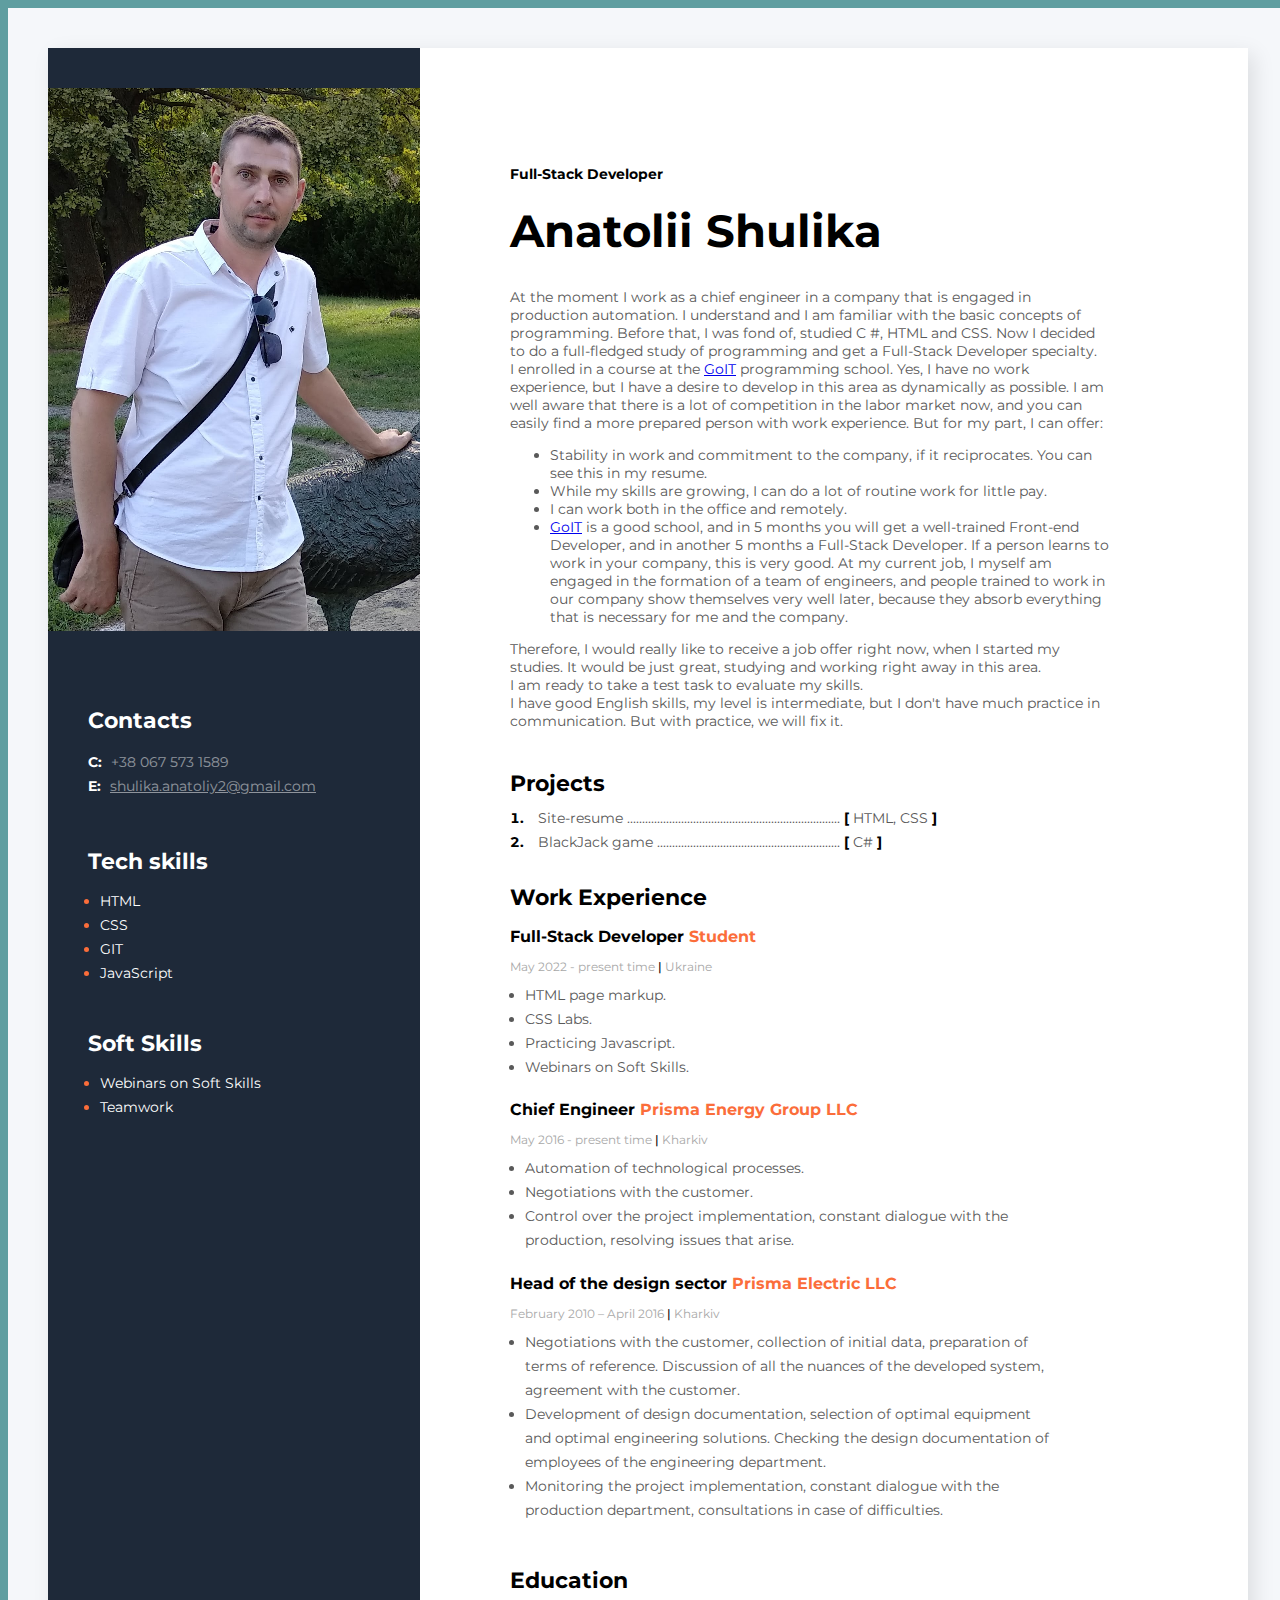
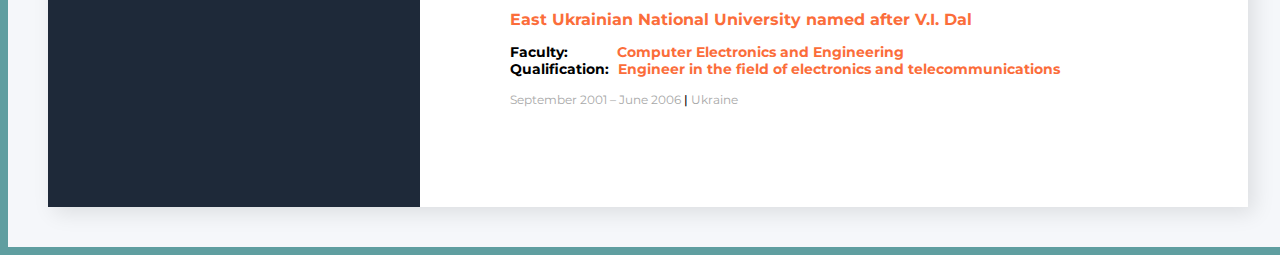
<file: index.html>
<!DOCTYPE html>
<html lang="en" lang="ru" lang="ua">
<head>
    <meta charset="UTF-8">
    <meta http-equiv="X-UA-Compatible" content="IE=edge">
    <meta name="viewport" content="width=device-width, initial-scale=1.0">
    <link rel="preconnect" href="https://fonts.googleapis.com">
    <link rel="preconnect" href="https://fonts.gstatic.com" crossorigin>
    <link href="https://fonts.googleapis.com/css2?family=Montserrat:wght@400;500;700&display=swap" rel="stylesheet">
    <link rel="stylesheet" href="Styles/styles.css">
    <title>Resume</title>
</head>
<body>
<!--Just to style the frame-->
    <div class="style_the_frame">
        <!--The layout of the main page container-->
        <div class="main_container">
            <!--Content part markup on the right, with basic information-->
            <div class="basic_information_on-the_right">
                <!--About usre, introducing, background information about the applicant-->
                <div class="background_information">
                    <h2 class="Full_Stack_Developer">Full-Stack Developer</h2>
                    <h1 class="Name_aplicant">Anatolii Shulika</h1>
                    <div class="discription_full_stack">
                        At the moment I work as a chief engineer in a company that is engaged in production automation. 
                        I understand and I am familiar with the basic concepts of programming. Before that, I was fond of, 
                        studied C #, HTML and CSS. Now I decided to do a full-fledged study of programming and get a 
                        Full-Stack Developer specialty. <br>I enrolled in a course at the 
                        <a href="https://goit.ua/" target="_blank">GoIT</a> programming school. 
                        Yes, I have no work experience, but I have a desire to develop in this area as dynamically as possible. 
                        I am well aware that there is a lot of competition in the labor market now, and you can easily find a more
                        prepared person with work experience. But for my part, I can offer:
                        <ul>
                            <li>Stability in work and commitment to the company, if it reciprocates. You can see this in my resume.</li>
                            <li>While my skills are growing, I can do a lot of routine work for little pay.</li>
                            <li>I can work both in the office and remotely.</li>
                            <li><a href="https://goit.ua/" target="_blank">GoIT</a> is a good school, and in 5 months you will get a 
                                well-trained Front-end Developer, and in another 5 months a Full-Stack Developer. 
                                If a person learns to work in your company, this is very good. At my current job, I myself am engaged 
                                in the formation of a team of engineers,
                                and people trained to work in our company show themselves very well later,
                                because they absorb everything that is necessary for me and the company.
                            </li>
                        </ul>
                        Therefore, I would really like to receive a job offer right now, when I started my studies. 
                        It would be just great, studying and working right away in this area.<br>
                        I am ready to take a test task to evaluate my skills.<br>
                        I have good English skills, my level is intermediate, but I don't have much practice in communication. But with
                        practice, we will fix it.
                    </div>
                </div>
                <!--Projects, completed work-->
                <div class="projects">
                    <h3 class="header_projects_work_education">Projects</h3>
                    <ol class="list_of_projects">
                        <li>
                            <a href="https://github.com/anatoliyshulika/site-resume" target="_blank" class="project_link">
                                Site-resume</a>
                                <span class="styling_text">.......................................................................</span>
                                [ <span class="styling_text">HTML, CSS</span> ]
                        </li>
                        <li>
                            <a href="https://github.com/anatoliyshulika/BlackJack" target="_blank" class="project_link">
                                BlackJack game</a>
                                <span class="styling_text">.............................................................</span>
                                [ <span class="styling_text">C#</span> ]
                        </li>
                    </ol>
                </div>
                <!--Work Experience-->
                <div>
                    <h3 class="header_projects_work_education">Work Experience</h3>
                    <!--Last or current job-->
                    <div>
                        <h4 class="job_position">Full-Stack Developer <span class="job_place">Student</span></h4>
                        <p class="period_of_work">May 2022 - present time <span class="divider">|</span> Ukraine</p>
                        <ul class="discription_jobs">
                            <li>
                                HTML page markup.
                            </li>
                            <li>
                                CSS Labs.
                            </li>
                            <li>
                                Practicing Javascript.
                            </li>
                            <li>
                                Webinars on Soft Skills.
                            </li>
                        </ul>
                    </div>
                    <!--Previous job 1-->
                    <div>
                        <h4 class="job_position">Chief Engineer <span class="job_place">Prisma Energy Group LLC</span></h4>
                        <p class="period_of_work">May 2016 - present time <span class="divider">|</span> Kharkiv</p>
                        <ul class="discription_jobs">
                            <li>
                                Automation of technological processes.
                            </li>
                            <li>
                                Negotiations with the customer.
                            </li>
                            <li>
                                Control over the project implementation, constant dialogue with the production, resolving issues
                                that arise.
                            </li>
                        </ul>
                    </div>
                    <!--Previous job 2-->
                    <div>
                        <h4 class="job_position">Head of the design sector <span class="job_place">Prisma Electric LLC</span></h4>
                        <p class="period_of_work">February 2010 – April 2016 <span class="divider">|</span> Kharkiv</p>
                        <ul class="discription_jobs2">
                            <li>
                                Negotiations with the customer, collection of initial data, preparation of terms of reference.
                                Discussion of all the nuances of the developed system, agreement with the customer.
                            </li>
                            <li>
                                Development of design documentation, selection of optimal equipment and optimal engineering
                                solutions.
                                Checking the design documentation of employees of the engineering department.
                            </li>
                            <li>
                                Monitoring the project implementation, constant dialogue with the production department,
                                consultations in case of difficulties.
                            </li>
                        </ul>
                    </div>
                </div>
                <!--Education-->
                <div>
                    <h3 class="header_projects_work_education">Education</h3>
                    <h4 class="job_place">East Ukrainian National University named after V.I. Dal</h4>
                    <p class="faculty">Faculty: <span class="faculty_discription">Computer Electronics and Engineering</span> <br>
                        Qualification: 
                        <span class="qualification_discription">Engineer in the field of electronics and telecommunications</span>
                    </p>
                    <p class="period_of_work">September 2001 – June 2006 <span class="divider">|</span> Ukraine</p>
                </div>
            </div>
            <!--Sidbar, marking of the left side, with photo and brief data-->
            <aside class="sidbar_left_side">
                <img src="img/My_photo9.png" alt="user foto">
                <!--Contacts-->
                <div class="contacts">
                    <h3 class="sidbar_title">Contacts</h3>
                    <div>
                        <p>
                            <span class="contact_info_letter">C:</span> 
                            <a class="contact_link" href="tel:+380675731589">+38 067 573 1589</a><br>
                            <span class="contact_info_letter">E:</span> 
                            <a class="mail_link" href="mailto:shulika.anatoliy2@gmail.com">shulika.anatoliy2@gmail.com</a>
                        </p>
                    </div>
                </div>
                <!--Tech skills-->
                <div class="tech_skills">
                    <h3 class="sidbar_title">Tech skills</h3>
                    <ul class="skills_list">
                        <li><span class="text_in_skill_list">HTML</span></li>
                        <li><span class="text_in_skill_list">CSS</span></li>
                        <li><span class="text_in_skill_list">GIT</span></li>
                        <!-- <li><span class="text_in_skill_list">WebPack</span></li> -->
                        <li><span class="text_in_skill_list">JavaScript</span></li>
                        <!-- <li><span class="text_in_skill_list">React.js</span></li> -->
                        <!-- <li><span class="text_in_skill_list">Node.js</span></li> -->
                    </ul>
                </div>
                <!--Soft Skills-->
                <div class="soft_skills">
                    <h3 class="sidbar_title">Soft Skills</h3>
                    <ul class="skills_list">
                        <li><span class="text_in_skill_list">Webinars on Soft Skills</span></li>
                        <!-- <li><span class="text_in_skill_list">Scrum</span></li> -->
                        <!-- <li><span class="text_in_skill_list">Agile</span></li> -->
                        <!-- <li><span class="text_in_skill_list">GTD</span></li> -->
                        <li><span class="text_in_skill_list">Teamwork</span></li>
                    </ul>
                </div>
            </aside>
        </div>
        <!--Just to style the frame-->
    </div>
</body>
</html>
</file>
<file: Styles/styles.css>
body {
    background-color:cadetblue;
}

.basic_information_on-the_right {
    padding: 105px 90px;
    width: 830px;
}

/* Frame around main conteiner */
.style_the_frame {
    background-color: #F5F7FA;
    width: 1280px;
    font-family: 'Montserrat', sans-serif;
    margin: auto;
    padding-top: 40px;
    padding-bottom: 40px;
}

/* The layout of the main page container */
/* Location in style_the_frame */
.main_container {
    background-color: #FFFFFF;
    display: flex;
    flex-direction: row-reverse;
    margin: 0 auto;
    width: 1200px;
    box-shadow: 6px 6px 20px rgba(0, 0, 0, 0.1);
}

/* Styling headers */
.header_projects_work_education {
    font-style: normal;
    font-weight: 700;
    font-size: 22px;
    line-height: 27px;
    color: #000000;
    margin-bottom: -5px;
}

/* -----------------------------------------------------BACKGROUND INFORMATION----------------------------------------------------- */
/* About usre, introducing, background information about the applicant */
/* Location in .basic_information_on-the_right */
.background_information {
    width: 400px;
    /* height: 510px; */
    margin-bottom: 40px;
}

/* Header Styling Full-Stack Developer */
/* Location in .background_information */
.Full_Stack_Developer {
    font-weight: 700;
    font-size: 14px;
}

/* Header Styling name of aplicant */
/* Location in .background_information */
.Name_aplicant {
    font-weight: 700;
    font-size: 45px;
    margin-top: 20px;
}

/* Styling discription full stack */
/* Location in .background_information */
.discription_full_stack {
    width: 600px;
    /* height: 420px; */
    font-weight: 400;
    font-size: 14px;
    color: #595959;
    margin-top: 25px;
}
/* -----------------------------------------------------BACKGROUND INFORMATION----------------------------------------------------- */


/* ------------------------------------------------------------PROJECTS------------------------------------------------------------ */
/* Projects, completed work */
/* Location in .background_information */
.projects {
    width: 490px;
    /* height: 110px; */
    margin-bottom: 30px;
}

/* Styling list of projects */
/* Location in .projects */
.list_of_projects {
    margin-left: -22px;
    font-style: normal;
    font-weight: 700;
    font-size: 14px;
    line-height: 24px;
    color: #000000;
}

.styling_text {
    font-style: normal;
    font-weight: 400;
    font-size: 14px;
    line-height: 24px;
    color: #595959;
}

.project_link {
    text-decoration: none;
    font-style: normal;
    font-weight: 400;
    font-size: 14px;
    line-height: 24px;
    color: #595959;
    margin-left: 10px;
}
/* ------------------------------------------------------------PROJECTS------------------------------------------------------------- */


/* ---------------------------------------------------WORK EXPIRIENCE EDUCATION----------------------------------------------------- */
/* Styling headers */
.job_position {
    font-style: normal;
    font-weight: 700;
    font-size: 16px;
    line-height: 20px;
    color: #000000;
    margin-bottom: 10px;
}

.job_place {
    font-style: normal;
    font-weight: 700;
    font-size: 16px;
    line-height: 20px;
    color: #FB6D3A;
    margin-bottom: 10px;
}

.period_of_work {
    font-style: normal;
    font-weight: 400;
    font-size: 12px;
    line-height: 15px;
    color: #A8A8A8;
    margin-bottom: -5px;
}

.divider {
    font-style: normal;
    font-weight: 500;
    font-size: 12px;
    line-height: 15px;
    color: #000000;
}

.discription_jobs {
    padding: 0px;
    padding-left: 15px;
    width: 525px;
    font-style: normal;
    font-weight: 400;
    font-size: 14px;
    line-height: 24px;
    color: #595959;
}

.discription_jobs2 {
    padding: 0px;
    padding-left: 15px;
    width: 525px;
    font-style: normal;
    font-weight: 400;
    font-size: 14px;
    line-height: 24px;
    color: #595959;
    margin-bottom: 45px;
}
/* ---------------------------------------------------WORK EXPIRIENCE EDUCATION----------------------------------------------------- */

/* -----------------------------------------------------------EDUCATION------------------------------------------------------------- */
.faculty {
    font-style: normal;
    font-weight: 700;
    font-size: 14px;
    line-height: 17px;
    color: #000000;
}

.faculty_discription {
    font-style: normal;
    font-weight: 700;
    font-size: 14px;
    line-height: 17px;
    color: #FB6D3A;
    margin-left: 45px;
}

.qualification_discription {
    font-style: normal;
    font-weight: 700;
    font-size: 14px;
    line-height: 17px;
    color: #FB6D3A;
    margin-left: 5px;
}
/* -----------------------------------------------------------EDUCATION------------------------------------------------------------- */

/* -----------------------------------------------------SIDEBAR ON THE LEFT--------------------------------------------------------- */
/* Sidbar, marking of the left side, with photo and brief data */
/* Location in .main_container */
.sidbar_left_side {
    background-color: #1E2939;
    width: 372px;
    padding-top: 40px;
}

/* Location in .sidbar_left_side */
img {
    margin-bottom: 50px;
}

/* Location in .sidbar_left_side */
.sidbar_title {
    font-style: normal;
    font-weight: 700;
    font-size: 22px;
    line-height: 27px;
    color: #FFFFFF;
    margin-bottom: 10px;
}

/* Location in .sidbar_left_side */
.contacts, .tech_skills,
.soft_skills {
    margin-left: 40px;
}

.contacts {
    margin-bottom: 50px;
}

.tech_skills {
    margin-bottom: 45px;
}

.skills_list {
    font-style: normal;
    font-weight: 400;
    font-size: 14px;
    line-height: 24px;
    color: #FB6D3A;
    padding-left: 12px;
}

.text_in_skill_list {
    font-style: normal;
    font-weight: 400;
    font-size: 14px;
    line-height: 24px;
    color: #FFFFFF;
}

/* Just a stylization of the letters C and E */
/* Location in .contacts */
.contact_info_letter {
    font-style: normal;
    font-weight: 700;
    font-size: 14px;
    line-height: 24px;
    color: #FFFFFF;
    margin-right: 5px;
}

/* Just a stylization of contact links */
/* Location in .contacts */
.contact_link {
    text-decoration: none;
    font-style: normal;
    font-weight: 400;
    font-size: 14px;
    line-height: 24px;
    color: #FFFFFF;
    opacity: 0.5;
}

.mail_link {
    font-style: normal;
    font-weight: 400;
    font-size: 14px;
    line-height: 24px;
    color: #FFFFFF;
    opacity: 0.5;
}
/* -----------------------------------------------------SIDEBAR ON THE LEFT--------------------------------------------------------- */
</file>
